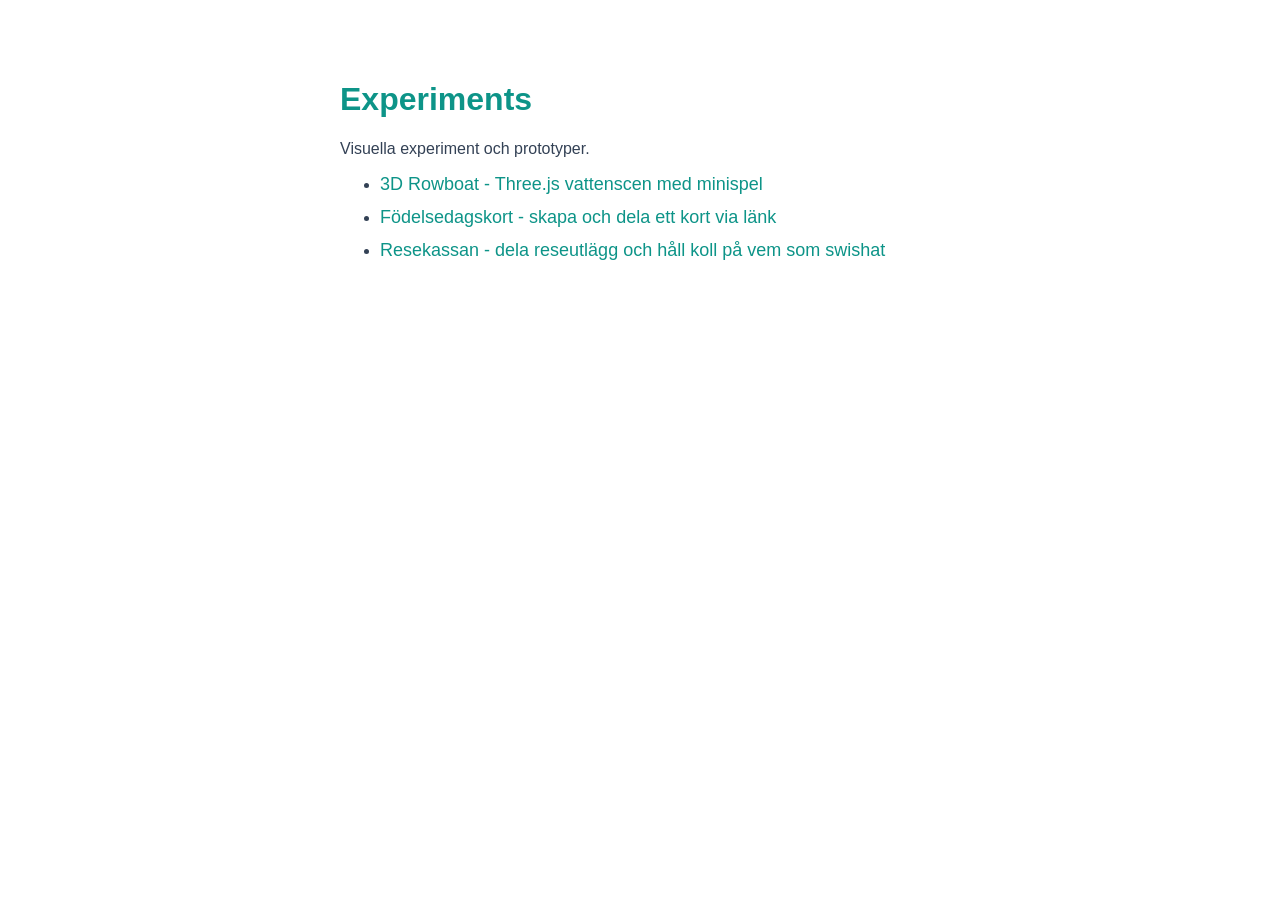
<file: index.html>
<!DOCTYPE html>
<html lang="sv">
<head>
    <meta charset="UTF-8">
    <meta name="viewport" content="width=device-width, initial-scale=1.0">
    <title>Experiments</title>
    <style>
        body { font-family: -apple-system, sans-serif; max-width: 600px; margin: 40px auto; padding: 20px; color: #334155; }
        h1 { color: #0d9488; }
        a { color: #0d9488; text-decoration: none; font-size: 18px; }
        a:hover { text-decoration: underline; }
        li { margin: 12px 0; }
    </style>
</head>
<body>
    <h1>Experiments</h1>
    <p>Visuella experiment och prototyper.</p>
    <ul>
        <li><a href="3d-rowboat/">3D Rowboat - Three.js vattenscen med minispel</a></li>
        <li><a href="birthday-card/">Födelsedagskort - skapa och dela ett kort via länk</a></li>
        <li><a href="resekassa/">Resekassan - dela reseutlägg och håll koll på vem som swishat</a></li>
    </ul>
</body>
</html>
</file>
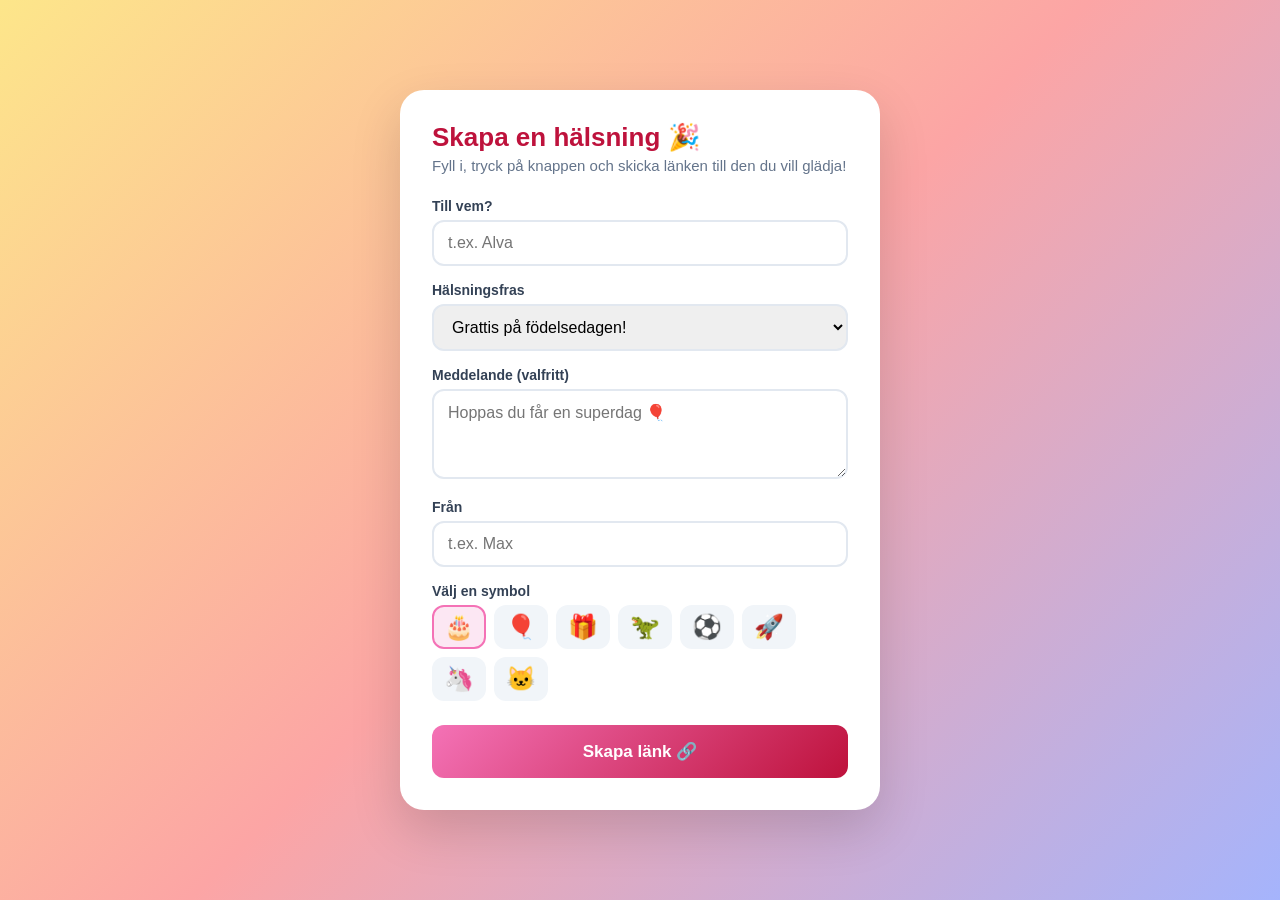
<file: birthday-card/index.html>
<!DOCTYPE html>
<html lang="sv">
<head>
<meta charset="UTF-8">
<meta name="viewport" content="width=device-width, initial-scale=1.0">
<title>Skapa ett födelsedagskort 🎂</title>
<style>
  * { box-sizing: border-box; }
  body {
    font-family: -apple-system, BlinkMacSystemFont, "Segoe UI", sans-serif;
    margin: 0;
    min-height: 100vh;
    display: flex;
    align-items: center;
    justify-content: center;
    padding: 20px;
    background: linear-gradient(135deg, #fde68a 0%, #fca5a5 50%, #a5b4fc 100%);
    color: #334155;
  }
  .card {
    background: #fff;
    border-radius: 24px;
    box-shadow: 0 20px 50px rgba(0,0,0,0.15);
    padding: 32px;
    max-width: 480px;
    width: 100%;
  }
  h1 { margin: 0 0 4px; font-size: 26px; color: #be123c; }
  p.sub { margin: 0 0 24px; color: #64748b; font-size: 15px; }
  label { display: block; font-weight: 600; margin: 16px 0 6px; font-size: 14px; }
  input, textarea, select {
    width: 100%;
    border: 2px solid #e2e8f0;
    border-radius: 12px;
    padding: 12px 14px;
    font-size: 16px;
    font-family: inherit;
    transition: border-color .15s;
  }
  input:focus, textarea:focus, select:focus { outline: none; border-color: #f472b6; }
  textarea { resize: vertical; min-height: 90px; }
  .emoji-row { display: flex; gap: 8px; flex-wrap: wrap; margin-top: 6px; }
  .emoji-btn {
    font-size: 24px; background: #f1f5f9; border: 2px solid transparent;
    border-radius: 12px; padding: 6px 10px; cursor: pointer; transition: all .15s;
  }
  .emoji-btn:hover { background: #e2e8f0; }
  .emoji-btn.active { border-color: #f472b6; background: #fce7f3; }
  button.primary {
    margin-top: 24px; width: 100%; border: none; border-radius: 12px;
    padding: 16px; font-size: 17px; font-weight: 700; color: #fff; cursor: pointer;
    background: linear-gradient(135deg, #f472b6, #be123c);
    transition: transform .1s, box-shadow .2s;
  }
  button.primary:hover { box-shadow: 0 8px 20px rgba(190,18,60,.3); }
  button.primary:active { transform: scale(.98); }
  .result { margin-top: 20px; display: none; }
  .result.show { display: block; }
  .link-box {
    display: flex; gap: 8px; margin-top: 8px;
  }
  .link-box input { font-size: 13px; background: #f8fafc; }
  .copy-btn {
    border: none; border-radius: 12px; padding: 0 18px; font-weight: 600;
    background: #0d9488; color: #fff; cursor: pointer; white-space: nowrap;
  }
  .copy-btn.done { background: #16a34a; }
  .preview-link { display: inline-block; margin-top: 14px; color: #be123c; font-weight: 600; text-decoration: none; }
  .preview-link:hover { text-decoration: underline; }
  .qr-wrap { margin-top: 20px; text-align: center; }
  .qr-wrap p { margin: 0 0 10px; font-size: 14px; color: #64748b; }
  #qrcode {
    display: inline-block; padding: 14px; background: #fff;
    border: 2px solid #e2e8f0; border-radius: 16px; line-height: 0;
  }
  #qrcode img, #qrcode canvas { display: block; }
  .qr-actions { display: flex; gap: 8px; justify-content: center; margin-top: 12px; }
  .qr-btn {
    border: none; border-radius: 10px; padding: 10px 16px; font-weight: 600;
    font-size: 14px; cursor: pointer; background: #0d9488; color: #fff;
    transition: background .15s;
  }
  .qr-btn:hover { background: #0f766e; }
  .qr-btn.done { background: #16a34a; }
</style>
</head>
<body>
  <div class="card">
    <h1>Skapa en hälsning 🎉</h1>
    <p class="sub">Fyll i, tryck på knappen och skicka länken till den du vill glädja!</p>

    <label for="to">Till vem?</label>
    <input id="to" type="text" placeholder="t.ex. Alva" maxlength="40">

    <label for="greeting">Hälsningsfras</label>
    <select id="greeting">
      <option value="Grattis på födelsedagen!">Grattis på födelsedagen!</option>
      <option value="Du är bäst!">Du är bäst!</option>
      <option value="En hälsning från mig!">En hälsning från mig!</option>
      <option value="__custom__">✏️ Egen fras…</option>
    </select>
    <input id="greetingCustom" type="text" placeholder="Skriv din egen hälsningsfras" maxlength="60" style="display:none; margin-top:8px;">

    <label for="msg">Meddelande (valfritt)</label>
    <textarea id="msg" placeholder="Hoppas du får en superdag 🎈" maxlength="300"></textarea>

    <label for="from">Från</label>
    <input id="from" type="text" placeholder="t.ex. Max" maxlength="40">

    <label>Välj en symbol</label>
    <div class="emoji-row" id="emojiRow">
      <button type="button" class="emoji-btn active" data-emoji="🎂">🎂</button>
      <button type="button" class="emoji-btn" data-emoji="🎈">🎈</button>
      <button type="button" class="emoji-btn" data-emoji="🎁">🎁</button>
      <button type="button" class="emoji-btn" data-emoji="🦖">🦖</button>
      <button type="button" class="emoji-btn" data-emoji="⚽">⚽</button>
      <button type="button" class="emoji-btn" data-emoji="🚀">🚀</button>
      <button type="button" class="emoji-btn" data-emoji="🦄">🦄</button>
      <button type="button" class="emoji-btn" data-emoji="🐱">🐱</button>
    </div>

    <button class="primary" id="makeBtn">Skapa länk 🔗</button>

    <div class="result" id="result">
      <label>Här är länken – kopiera och skicka den!</label>
      <div class="link-box">
        <input id="linkOut" type="text" readonly>
        <button class="copy-btn" id="copyBtn">Kopiera</button>
      </div>
      <a class="preview-link" id="previewLink" target="_blank" rel="noopener">👀 Förhandsvisa kortet</a>

      <div class="qr-wrap">
        <p>…eller låt kompisen scanna QR-koden 📷</p>
        <div id="qrcode"></div>
        <div class="qr-actions">
          <button type="button" class="qr-btn" id="copyQrBtn">Kopiera QR-kod</button>
          <button type="button" class="qr-btn" id="dlQrBtn">Ladda ner</button>
        </div>
      </div>
    </div>
  </div>

  <script src="vendor/qrcode.min.js"></script>

<script>
  let chosenEmoji = "🎂";
  const emojiRow = document.getElementById("emojiRow");
  emojiRow.addEventListener("click", (e) => {
    const btn = e.target.closest(".emoji-btn");
    if (!btn) return;
    document.querySelectorAll(".emoji-btn").forEach(b => b.classList.remove("active"));
    btn.classList.add("active");
    chosenEmoji = btn.dataset.emoji;
  });

  const greetingSel = document.getElementById("greeting");
  const greetingCustom = document.getElementById("greetingCustom");
  greetingSel.addEventListener("change", () => {
    if (greetingSel.value === "__custom__") {
      greetingCustom.style.display = "block";
      greetingCustom.focus();
    } else {
      greetingCustom.style.display = "none";
    }
  });

  function getGreeting() {
    if (greetingSel.value === "__custom__") {
      return greetingCustom.value.trim() || "Grattis på födelsedagen!";
    }
    return greetingSel.value;
  }

  function encodeData(obj) {
    // UTF-8 safe base64
    return btoa(unescape(encodeURIComponent(JSON.stringify(obj))));
  }

  document.getElementById("makeBtn").addEventListener("click", () => {
    const to = document.getElementById("to").value.trim();
    const msg = document.getElementById("msg").value.trim();
    const from = document.getElementById("from").value.trim();
    const greeting = getGreeting();

    const data = { to, msg, from, g: greeting, e: chosenEmoji };
    const encoded = encodeData(data);
    // Ta bort ev. "index.html" eller "index" på slutet och säkerställ avslutande slash
    let base = location.pathname.replace(/(index\.html|index)$/, "");
    if (!base.endsWith("/")) base += "/";
    const url = location.origin + base + "card#" + encoded;

    const linkOut = document.getElementById("linkOut");
    linkOut.value = url;
    document.getElementById("previewLink").href = url;
    document.getElementById("result").classList.add("show");

    renderQR(url);
  });

  function renderQR(url) {
    const container = document.getElementById("qrcode");
    container.innerHTML = "";
    if (typeof QRCode === "undefined") {
      container.innerHTML = "<p style='color:#94a3b8;font-size:13px'>QR-koden kunde inte laddas (kräver internet).</p>";
      return;
    }
    new QRCode(container, {
      text: url,
      width: 180,
      height: 180,
      colorDark: "#000000",
      colorLight: "#ffffff",
      correctLevel: QRCode.CorrectLevel.L
    });
  }

  // Hämta QR-koden som en canvas (qrcodejs ritar både canvas och img)
  function getQrCanvas() {
    const container = document.getElementById("qrcode");
    let canvas = container.querySelector("canvas");
    if (canvas) return Promise.resolve(canvas);
    // Fallback: bygg en canvas från img-elementet
    const img = container.querySelector("img");
    if (!img) return Promise.resolve(null);
    return new Promise((resolve) => {
      const c = document.createElement("canvas");
      c.width = img.naturalWidth || 180;
      c.height = img.naturalHeight || 180;
      const draw = () => {
        c.getContext("2d").drawImage(img, 0, 0, c.width, c.height);
        resolve(c);
      };
      if (img.complete) draw(); else img.onload = draw;
    });
  }

  function flash(btn, text) {
    const original = btn.textContent;
    btn.textContent = text;
    btn.classList.add("done");
    setTimeout(() => { btn.textContent = original; btn.classList.remove("done"); }, 2000);
  }

  document.getElementById("copyQrBtn").addEventListener("click", async () => {
    const btn = document.getElementById("copyQrBtn");
    const canvas = await getQrCanvas();
    if (!canvas) { alert("Kunde inte läsa QR-koden."); return; }
    try {
      const blob = await new Promise((res) => canvas.toBlob(res, "image/png"));
      await navigator.clipboard.write([new ClipboardItem({ "image/png": blob })]);
      flash(btn, "Kopierad! ✓");
    } catch {
      // Bildkopiering stöds inte här – ladda ner istället
      downloadQr();
      flash(btn, "Nedladdad ✓");
    }
  });

  function downloadQr() {
    getQrCanvas().then((canvas) => {
      if (!canvas) { alert("Kunde inte läsa QR-koden."); return; }
      const a = document.createElement("a");
      a.href = canvas.toDataURL("image/png");
      a.download = "fodelsedagskort-qr.png";
      a.click();
    });
  }

  document.getElementById("dlQrBtn").addEventListener("click", () => {
    downloadQr();
    flash(document.getElementById("dlQrBtn"), "Nedladdad ✓");
  });

  const copyBtn = document.getElementById("copyBtn");
  copyBtn.addEventListener("click", async () => {
    const linkOut = document.getElementById("linkOut");
    try {
      await navigator.clipboard.writeText(linkOut.value);
    } catch {
      linkOut.select();
      document.execCommand("copy");
    }
    copyBtn.textContent = "Kopierat! ✓";
    copyBtn.classList.add("done");
    setTimeout(() => { copyBtn.textContent = "Kopiera"; copyBtn.classList.remove("done"); }, 2000);
  });
</script>
</body>
</html>
</file>
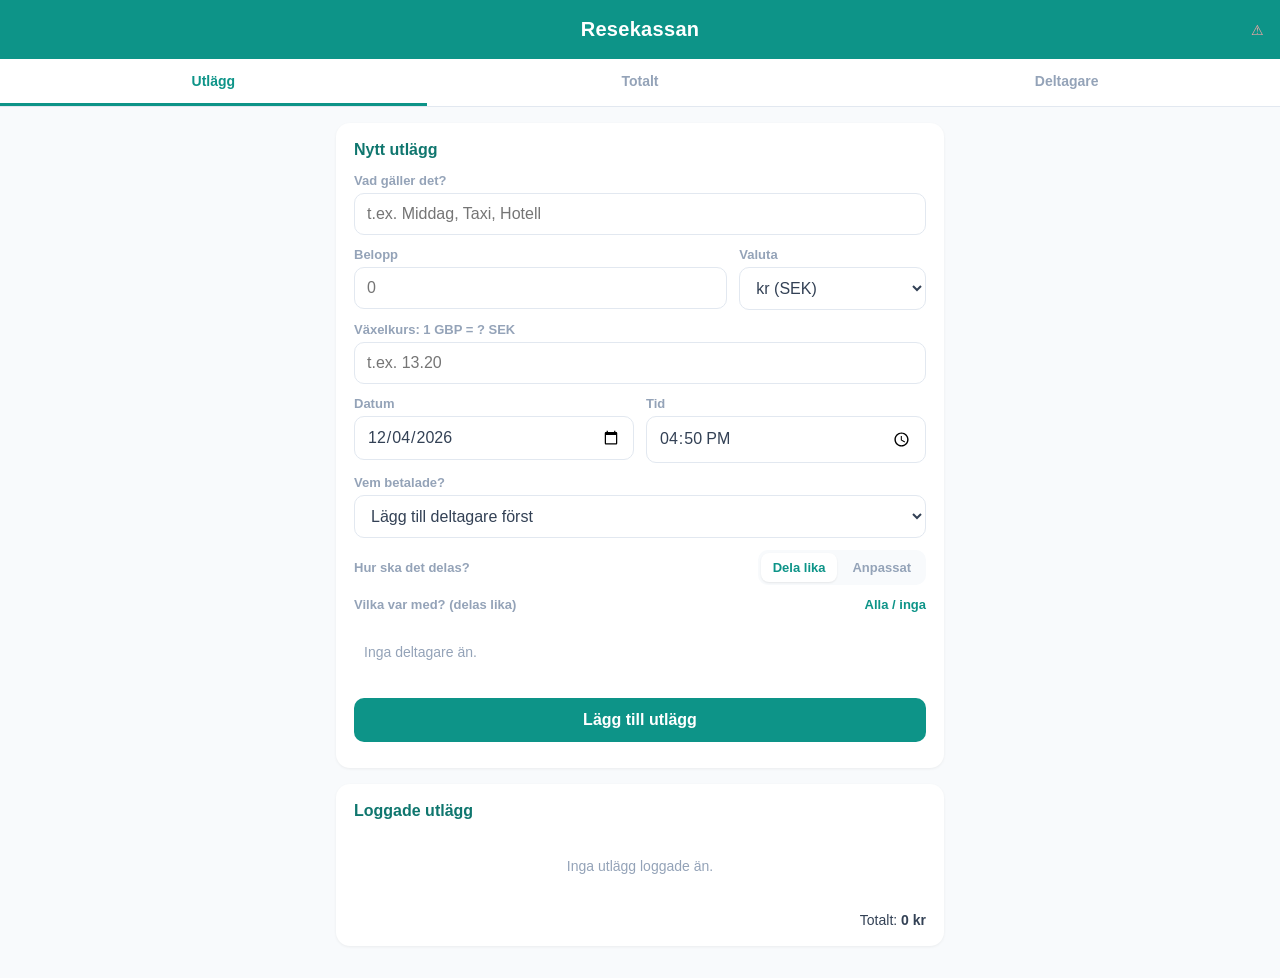
<file: resekassa/index.html>
<!DOCTYPE html>
<html lang="sv">
<head>
<meta charset="UTF-8">
<meta name="viewport" content="width=device-width, initial-scale=1.0, viewport-fit=cover">
<title>Resekassan</title>
<link rel="stylesheet" href="styles.css">
</head>
<body>
<header>
  <h1>Resekassan</h1>
  <div id="sync-status" class="sync-status" title="Synkstatus">●</div>
</header>

<nav class="tabs">
  <button class="tab active" data-tab="expenses">Utlägg</button>
  <button class="tab" data-tab="totals">Totalt</button>
  <button class="tab" data-tab="people">Deltagare</button>
</nav>

<main>
  <!-- UTLÄGG -->
  <section id="tab-expenses" class="tab-panel active">
    <div class="card add-expense">
      <h2>Nytt utlägg</h2>
      <label>Vad gäller det?
        <input type="text" id="exp-desc" placeholder="t.ex. Middag, Taxi, Hotell" maxlength="60">
      </label>
      <div class="row">
        <label style="flex:2">Belopp
          <input type="number" id="exp-amount" inputmode="decimal" min="0" step="0.01" placeholder="0">
        </label>
        <label style="flex:1">Valuta
          <select id="exp-currency">
            <option value="SEK">kr (SEK)</option>
            <option value="GBP">£ (GBP)</option>
          </select>
        </label>
      </div>
      <label id="rate-label" hidden>Växelkurs: 1 GBP = ? SEK
        <input type="number" id="exp-rate" inputmode="decimal" min="0" step="0.0001" placeholder="t.ex. 13.20">
      </label>
      <p class="hint" id="rate-preview" hidden></p>
      <div class="row">
        <label>Datum
          <input type="date" id="exp-date">
        </label>
        <label>Tid
          <input type="time" id="exp-time">
        </label>
      </div>
      <label>Vem betalade?
        <select id="exp-payer"></select>
      </label>

      <div class="split-head">
        <span>Hur ska det delas?</span>
        <div class="seg">
          <button type="button" class="seg-btn active" id="split-even" data-mode="even">Dela lika</button>
          <button type="button" class="seg-btn" id="split-custom" data-mode="custom">Anpassat</button>
        </div>
      </div>

      <div class="participants" id="even-block">
        <div class="participants-head">
          <span>Vilka var med? (delas lika)</span>
          <button type="button" class="link" id="exp-toggle-all">Alla / inga</button>
        </div>
        <div id="exp-participants" class="chip-group"></div>
      </div>

      <div class="custom-block" id="custom-block" hidden>
        <p class="hint">Ange belopp per person i vald valuta. Lämna tomt (eller 0) för de som inte var med. Summan måste bli lika med beloppet.</p>
        <div id="exp-custom-rows" class="custom-rows"></div>
        <p class="custom-sum" id="custom-sum"></p>
      </div>

      <button class="primary" id="exp-add">Lägg till utlägg</button>
      <p class="hint" id="exp-hint"></p>
    </div>

    <div class="card">
      <h2>Loggade utlägg</h2>
      <div id="expense-list" class="expense-list"></div>
      <p class="total-line">Totalt: <strong id="grand-total">0 kr</strong></p>
    </div>
  </section>

  <!-- TOTALT -->
  <section id="tab-totals" class="tab-panel">
    <div class="card">
      <h2>Sammanställning per person</h2>
      <p class="hint">Summering av varje persons obetalda andelar över alla utlägg. Bocka av per utlägg under fliken Utlägg.</p>
      <div id="totals-list" class="totals-list"></div>
    </div>
  </section>

  <!-- DELTAGARE -->
  <section id="tab-people" class="tab-panel">
    <div class="card">
      <h2>Deltagare</h2>
      <div class="row">
        <input type="text" id="person-name" placeholder="Namn" maxlength="30">
        <button class="primary" id="person-add">Lägg till</button>
      </div>
      <div id="people-list" class="people-list"></div>
    </div>
    <div class="card">
      <h2>Data</h2>
      <p class="hint">Allt sparas delat så ni ser samma sak på alla telefoner.</p>
      <button class="danger" id="reset-trip">Nollställ resa</button>
    </div>
  </section>
</main>

<script src="app.js"></script>
</body>
</html>
</file>
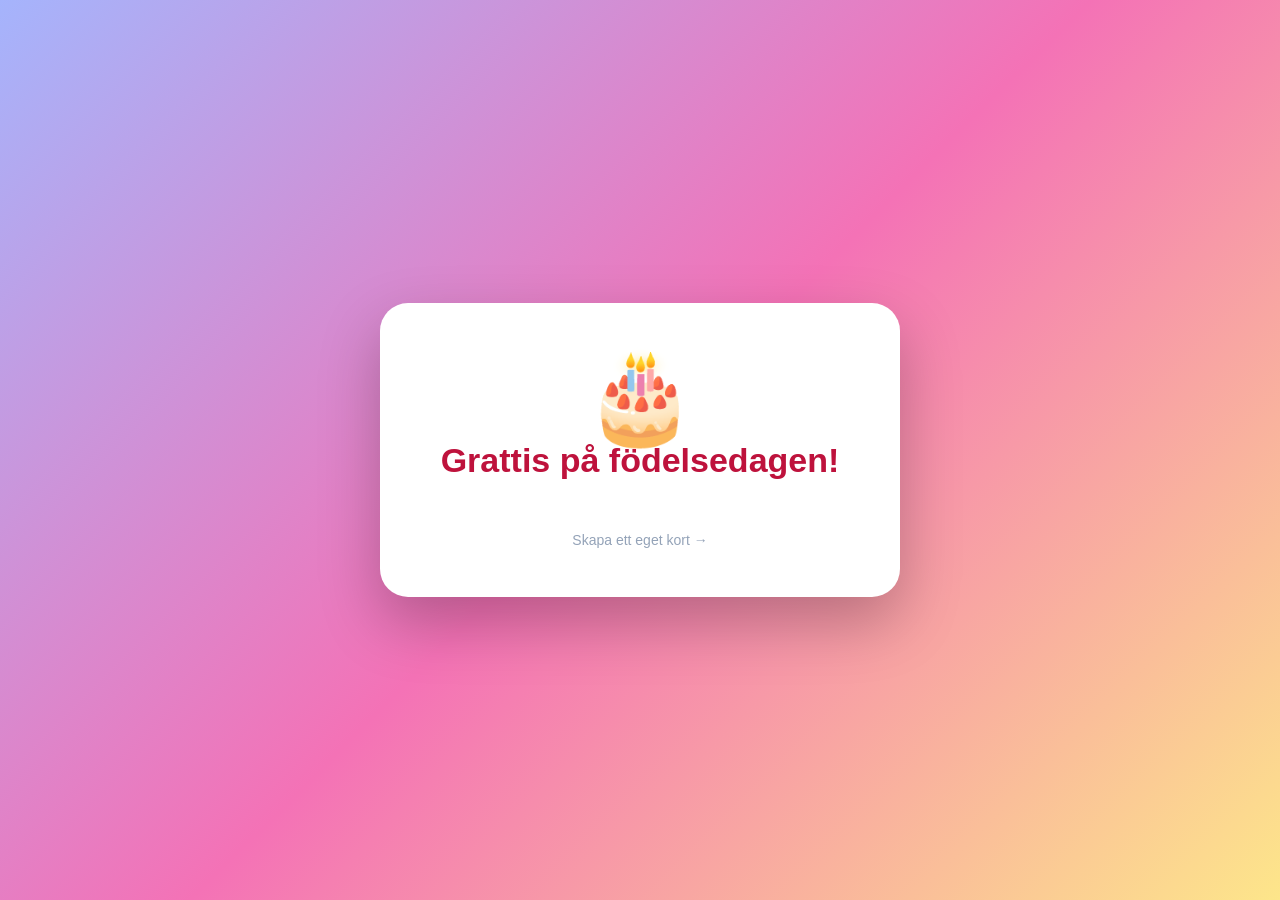
<file: birthday-card/card.html>
<!DOCTYPE html>
<html lang="sv">
<head>
<meta charset="UTF-8">
<meta name="viewport" content="width=device-width, initial-scale=1.0">
<title>Ett födelsedagskort till dig! 🎉</title>
<style>
  * { box-sizing: border-box; }
  html, body { margin: 0; height: 100%; overflow-x: hidden; }
  body {
    font-family: -apple-system, BlinkMacSystemFont, "Segoe UI", sans-serif;
    min-height: 100vh;
    display: flex;
    align-items: center;
    justify-content: center;
    padding: 20px;
    background: linear-gradient(135deg, #a5b4fc 0%, #f472b6 50%, #fde68a 100%);
    color: #334155;
  }
  .card {
    background: #fff;
    border-radius: 28px;
    box-shadow: 0 25px 60px rgba(0,0,0,0.25);
    padding: 48px 36px;
    max-width: 520px;
    width: 100%;
    text-align: center;
    position: relative;
    z-index: 2;
    animation: pop .6s cubic-bezier(.17,.67,.3,1.33);
  }
  @keyframes pop { from { transform: scale(.7); opacity: 0; } to { transform: scale(1); opacity: 1; } }
  .big-emoji {
    font-size: 90px; line-height: 1;
    display: inline-block;
    animation: bounce 2s ease-in-out infinite;
  }
  @keyframes bounce { 0%,100% { transform: translateY(0); } 50% { transform: translateY(-14px); } }
  .to { font-size: 20px; color: #64748b; margin: 20px 0 6px; }
  .to strong { color: #be123c; }
  h1 { font-size: 34px; margin: 0 0 24px; color: #be123c; }
  .msg {
    font-size: 20px; line-height: 1.5; color: #334155;
    white-space: pre-wrap; word-break: break-word;
    background: #fff7ed; border-radius: 16px; padding: 20px; margin: 0 0 20px;
  }
  .from { font-size: 17px; color: #64748b; }
  .from strong { color: #0d9488; }
  .make-own {
    display: inline-block; margin-top: 28px; font-size: 14px;
    color: #94a3b8; text-decoration: none;
  }
  .make-own:hover { color: #be123c; text-decoration: underline; }
  /* Confetti */
  .confetti {
    position: fixed; top: -20px; width: 10px; height: 16px;
    opacity: .9; z-index: 1; animation: fall linear forwards;
  }
  @keyframes fall {
    to { transform: translateY(110vh) rotate(720deg); opacity: 1; }
  }
</style>
</head>
<body>
  <div class="card" id="card">
    <span class="big-emoji" id="emoji">🎂</span>
    <p class="to" id="to"></p>
    <h1 id="greeting">Grattis på födelsedagen!</h1>
    <p class="msg" id="msg"></p>
    <p class="from" id="from"></p>
    <a class="make-own" href="./">Skapa ett eget kort →</a>
  </div>

<script>
  function decodeData(str) {
    try {
      return JSON.parse(decodeURIComponent(escape(atob(str))));
    } catch {
      return null;
    }
  }

  const raw = location.hash.replace(/^#/, "");
  const data = decodeData(raw) || {};

  const to = (data.to || "").trim();
  const msg = (data.msg || "").trim();
  const from = (data.from || "").trim();
  const greeting = (data.g || "").trim();
  const emoji = data.e || "🎂";

  document.getElementById("emoji").textContent = emoji;

  // Hälsningsfras (huvudrubriken) – säkert via textContent
  document.getElementById("greeting").textContent = greeting || "Grattis på födelsedagen!";

  const toEl = document.getElementById("to");
  if (to) { toEl.innerHTML = "Till <strong></strong>"; toEl.querySelector("strong").textContent = to; }
  else { toEl.style.display = "none"; }

  const msgEl = document.getElementById("msg");
  if (msg) { msgEl.textContent = msg; msgEl.style.display = ""; }
  else { msgEl.style.display = "none"; }

  const fromEl = document.getElementById("from");
  if (from) { fromEl.innerHTML = "Från <strong></strong>"; fromEl.querySelector("strong").textContent = from; }
  else { fromEl.style.display = "none"; }

  // Confetti 🎉
  const colors = ["#f472b6", "#be123c", "#fde68a", "#a5b4fc", "#0d9488", "#fca5a5"];
  function confetti() {
    for (let i = 0; i < 80; i++) {
      const c = document.createElement("div");
      c.className = "confetti";
      c.style.left = Math.random() * 100 + "vw";
      c.style.background = colors[Math.floor(Math.random() * colors.length)];
      c.style.animationDuration = (2 + Math.random() * 2) + "s";
      c.style.animationDelay = (Math.random() * 1.5) + "s";
      c.style.transform = "rotate(" + (Math.random() * 360) + "deg)";
      if (Math.random() > 0.5) c.style.borderRadius = "50%";
      document.body.appendChild(c);
      setTimeout(() => c.remove(), 5000);
    }
  }
  confetti();
</script>
</body>
</html>
</file>
<file: resekassa/styles.css>
:root {
  --accent: #0d9488;
  --accent-dark: #0f766e;
  --accent-light: #ccfbf1;
  --bg: #f8fafc;
  --card: #ffffff;
  --text: #334155;
  --muted: #94a3b8;
  --border: #e2e8f0;
  --pos: #0d9488;
  --neg: #dc2626;
  --radius: 14px;
}

* { box-sizing: border-box; -webkit-tap-highlight-color: transparent; }

body {
  font-family: -apple-system, BlinkMacSystemFont, "Segoe UI", sans-serif;
  margin: 0;
  background: var(--bg);
  color: var(--text);
  padding-bottom: env(safe-area-inset-bottom);
}

header {
  display: flex;
  align-items: center;
  justify-content: center;
  position: relative;
  padding: 18px 16px calc(18px + env(safe-area-inset-top));
  padding-top: calc(18px + env(safe-area-inset-top));
  background: var(--accent);
  color: #fff;
}
header h1 { margin: 0; font-size: 20px; letter-spacing: 0.3px; }

.sync-status {
  position: absolute;
  right: 16px;
  font-size: 14px;
  color: #a7f3d0;
}
.sync-status.saving { color: #fde68a; }
.sync-status.error { color: #fca5a5; }

.tabs {
  display: flex;
  background: var(--card);
  border-bottom: 1px solid var(--border);
  position: sticky;
  top: 0;
  z-index: 10;
}
.tab {
  flex: 1;
  border: none;
  background: none;
  padding: 14px 4px;
  font-size: 14px;
  font-weight: 600;
  color: var(--muted);
  cursor: pointer;
  border-bottom: 3px solid transparent;
}
.tab.active { color: var(--accent); border-bottom-color: var(--accent); }

main { max-width: 640px; margin: 0 auto; padding: 16px; }

.tab-panel { display: none; }
.tab-panel.active { display: block; }

.card {
  background: var(--card);
  border-radius: var(--radius);
  padding: 18px;
  margin-bottom: 16px;
  box-shadow: 0 1px 3px rgba(0,0,0,0.06);
}
.card h2 { margin: 0 0 14px; font-size: 16px; color: var(--accent-dark); }

label {
  display: block;
  font-size: 13px;
  font-weight: 600;
  color: var(--muted);
  margin-bottom: 12px;
}
input, select {
  display: block;
  width: 100%;
  margin-top: 5px;
  padding: 11px 12px;
  font-size: 16px;
  border: 1px solid var(--border);
  border-radius: 10px;
  background: #fff;
  color: var(--text);
  font-family: inherit;
}
input:focus, select:focus { outline: 2px solid var(--accent-light); border-color: var(--accent); }

.row { display: flex; gap: 12px; }
.row > label { flex: 1; }
.row > input { flex: 1; margin-top: 0; }
#person-add { width: auto; white-space: nowrap; margin-top: 0; }

button {
  cursor: pointer;
  font-family: inherit;
}
button.primary {
  width: 100%;
  background: var(--accent);
  color: #fff;
  border: none;
  padding: 13px;
  font-size: 16px;
  font-weight: 600;
  border-radius: 10px;
}
button.primary:active { background: var(--accent-dark); }
button.danger {
  background: #fff;
  color: var(--neg);
  border: 1px solid var(--neg);
  padding: 11px 16px;
  font-size: 14px;
  font-weight: 600;
  border-radius: 10px;
}
button.link {
  background: none;
  border: none;
  color: var(--accent);
  font-size: 13px;
  font-weight: 600;
  padding: 0;
}

.participants { margin-bottom: 14px; }
.participants-head {
  display: flex;
  justify-content: space-between;
  align-items: center;
  font-size: 13px;
  font-weight: 600;
  color: var(--muted);
  margin-bottom: 8px;
}
.chip-group { display: flex; flex-wrap: wrap; gap: 8px; }
.chip {
  padding: 8px 14px;
  border: 1px solid var(--border);
  border-radius: 20px;
  font-size: 14px;
  background: #fff;
  color: var(--text);
}
.chip.on { background: var(--accent); color: #fff; border-color: var(--accent); }

.hint { font-size: 12px; color: var(--muted); margin: 8px 0 0; }
.hint.error { color: var(--neg); }

/* Segmenterad kontroll (dela lika / anpassat) */
.split-head {
  display: flex; justify-content: space-between; align-items: center;
  margin-bottom: 12px; font-size: 13px; font-weight: 600; color: var(--muted);
}
.seg { display: flex; background: var(--bg); border-radius: 10px; padding: 3px; gap: 3px; }
.seg-btn {
  border: none; background: none; padding: 7px 12px; font-size: 13px;
  font-weight: 600; color: var(--muted); border-radius: 8px;
}
.seg-btn.active { background: #fff; color: var(--accent); box-shadow: 0 1px 2px rgba(0,0,0,0.08); }

/* Anpassad split */
.custom-rows { display: flex; flex-direction: column; gap: 8px; margin: 10px 0 4px; }
.custom-row { display: flex; align-items: center; gap: 10px; }
.custom-row .cr-name { flex: 1; font-size: 14px; }
.custom-row input {
  width: 110px; margin-top: 0; text-align: right; padding: 9px 10px;
}
.custom-sum { font-size: 13px; font-weight: 600; margin: 6px 0 0; text-align: right; }
.custom-sum.ok { color: var(--pos); }
.custom-sum.off { color: var(--neg); }

.expense-list { display: flex; flex-direction: column; gap: 12px; }
.expense-item {
  border: 1px solid var(--border);
  border-radius: 10px;
  padding: 12px;
}
.expense-item .ei-top { display: flex; justify-content: space-between; gap: 10px; }
.expense-item .ei-desc { font-weight: 600; }
.expense-item .ei-amount { font-weight: 700; color: var(--accent-dark); white-space: nowrap; }
.expense-item .ei-meta { font-size: 12px; color: var(--muted); margin-top: 4px; }

/* Per-utlägg uppföljning av andelar */
.ei-progress {
  font-size: 12px; font-weight: 600; margin-top: 8px; color: var(--muted);
}
.ei-progress.done { color: var(--pos); }
.ei-shares { margin-top: 8px; display: flex; flex-direction: column; gap: 6px; }
.share-row {
  display: flex; align-items: center; gap: 10px;
  padding: 8px 10px; border-radius: 8px; background: var(--bg);
}
.share-row.payer { background: var(--accent-light); }
.share-row .sr-name { font-size: 14px; }
.share-row .sr-amount { font-weight: 700; font-variant-numeric: tabular-nums; white-space: nowrap; }
.share-row .sr-tag { font-size: 11px; color: var(--accent-dark); font-weight: 600; margin-left: auto; }

/* Rad med namn + uppskattad andel, och fält för faktiskt betalat */
.share-row .sr-info { flex: 1; display: flex; flex-direction: column; gap: 2px; min-width: 0; }
.share-row .sr-share { font-size: 12px; color: var(--muted); }
.share-row.paid .sr-share { color: var(--pos); }
.share-row .sr-pay { display: flex; align-items: center; gap: 6px; flex-shrink: 0; }
.share-row .sr-actual {
  width: 92px; margin-top: 0; padding: 8px 9px; text-align: right; font-size: 14px;
}
.share-row.paid .sr-actual { border-color: var(--accent); background: var(--accent-light); }
.share-row .sr-quick {
  border: 1px solid var(--border); background: #fff; color: var(--accent);
  font-size: 12px; font-weight: 600; padding: 7px 9px; border-radius: 8px; white-space: nowrap;
}

.expense-item .ei-del {
  background: none; border: none; color: var(--neg);
  font-size: 12px; padding: 10px 0 0; font-weight: 600;
}
.total-line { text-align: right; font-size: 14px; margin: 14px 0 0; }

.totals-list, .people-list { display: flex; flex-direction: column; gap: 10px; }
.total-person {
  border: 1px solid var(--border); border-radius: 10px; padding: 12px;
}
.total-person .tp-top {
  display: flex; justify-content: space-between; align-items: baseline; gap: 10px;
}
.total-person .tp-name { font-weight: 600; }
.total-person .tp-amount { font-weight: 700; font-variant-numeric: tabular-nums; }
.total-person .tp-amount.owing { color: var(--neg); }
.total-person .tp-amount.clear { color: var(--pos); }
.total-person .tp-detail { font-size: 12px; color: var(--muted); margin-top: 4px; }
.total-person .tp-receive {
  font-size: 12px; color: var(--pos); font-weight: 600; margin-top: 4px;
}

.person-item {
  display: flex; justify-content: space-between; align-items: center;
  padding: 10px 12px; border: 1px solid var(--border); border-radius: 10px;
}
.person-item .pi-del { background: none; border: none; color: var(--neg); font-weight: 600; font-size: 13px; }

.empty { color: var(--muted); font-size: 14px; text-align: center; padding: 10px; }
</file>
